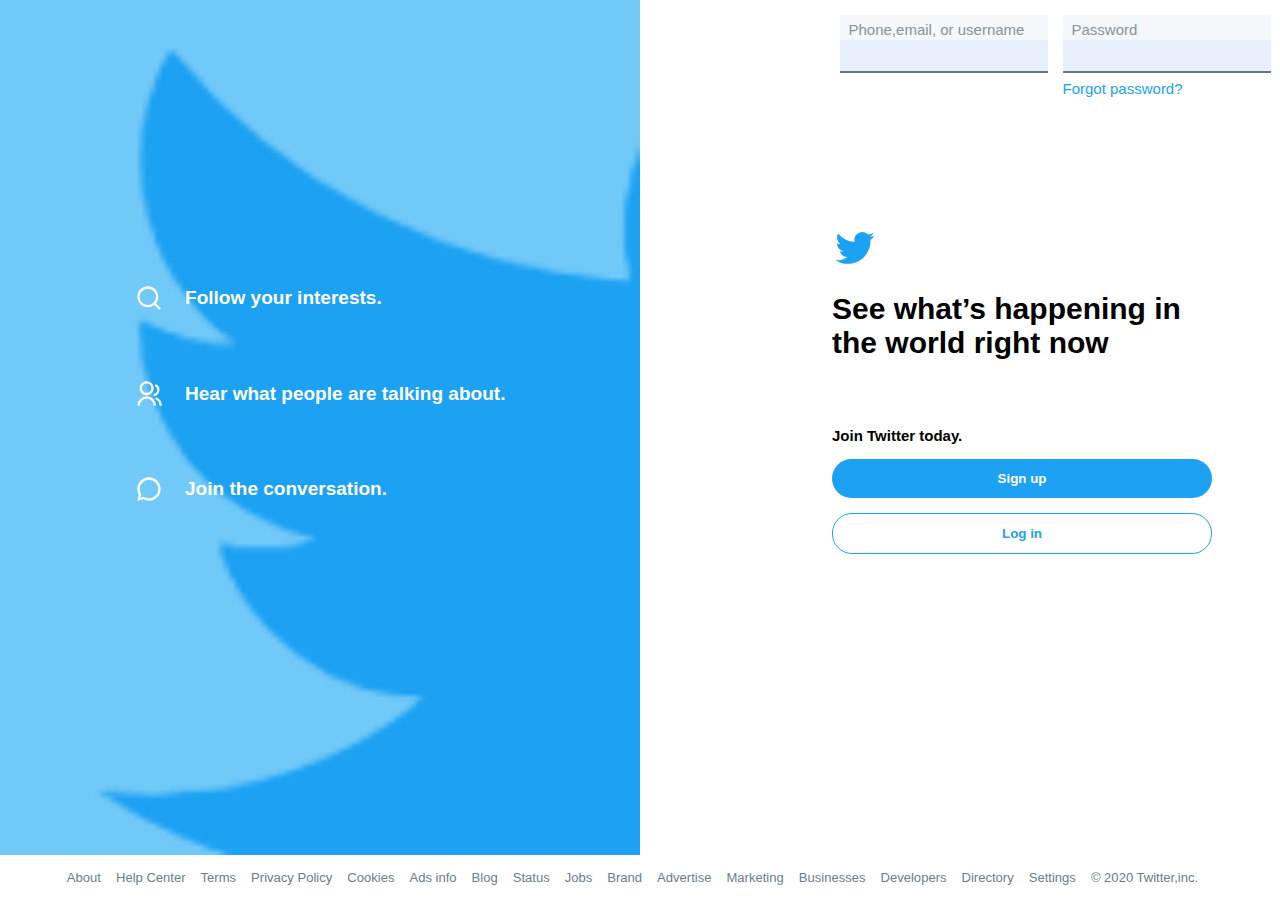
<file: index.html>
<!DOCTYPE html>
<html lang="en">

<head>
    <meta charset="UTF-8">
    <meta name="viewport" content="width=device-width, initial-scale=1.0">
    <title>Twitter landing page</title>
    <link rel="stylesheet" href="css/chirping.css">
</head>

<body>
    <div class="features">
        <div class="feature-list">

            <div class="feature">
                <img src="media/search.svg" alt="search-icon">
                <span class="feature-text">
                    Follow your interests.
                </span>
            </div>

            <div class="feature">
                <img src="media/group.svg" alt="group-icon">
                <span class="feature-text">
                    Hear what people are talking about.
                </span>
            </div>

            <div class="feature">
                <img src="media/comment.svg" alt="comment-icon">
                <span class="feature-text">
                    Join the conversation.
                </span>
            </div>
        </div>

    </div>

    <div class="options">
        <div class="contents">
            <form class="login-form" id="form-element">

                <div class="form-group">

                    <label for="username" id="label">
                        Phone,email, or username
                    </label>
                    <input data-select="input1" type="text" name="user" id="input-field">
                </div>

                <div class="form-group">
                    <div class="password-input">

                        <label for="username" id="label2">
                         Password
                        </label>
                        <input data-select="input2" type="password" name="pass" id="input-field2">

                    </div>
                    <a href="#">Forgot password?</a>

                </div>
                <div class="button-container">

                    <button type="submit" class="login">Log in</button>
                </div>

            </form>

            <div class="signup">
                <div class="quote-logo">

                    <img src="media/twitter-logo.svg" alt="twitter-logo">
                    <p>
                        See what’s happening in the world right now
                    </p>
                </div>

                <div class="signup-login-button">
                    <span>Join Twitter today.</span>
                    <form>
                        <button>Sign up</button>
                        <button>Log in</button>
                    </form>
                </div>

            </div>
        </div>
    </div>

    <footer class="footer">
        <div class="content">

            <a href="#">About</a>
            <a href="#">Help Center</a>
            <a href="#">Terms</a>
            <a href="#">Privacy Policy</a>
            <a href="#">Cookies</a>
            <a href="#">Ads info</a>
            <a href="#">Blog</a>
            <a href="#">Status</a>
            <a href="#">Jobs</a>
            <a href="#">Brand</a>
            <a href="#">Advertise</a>
            <a href="#">Marketing</a>
            <a href="#">Businesses</a>
            <a href="#">Developers</a>
            <a href="#">Directory</a>
            <a href="#">Settings</a>
            <a href="#">&copy; 2020 Twitter,inc. </a>
        </div>

    </footer>

    <script src="chirping.js" defer></script>
</body>

</html>
</file>
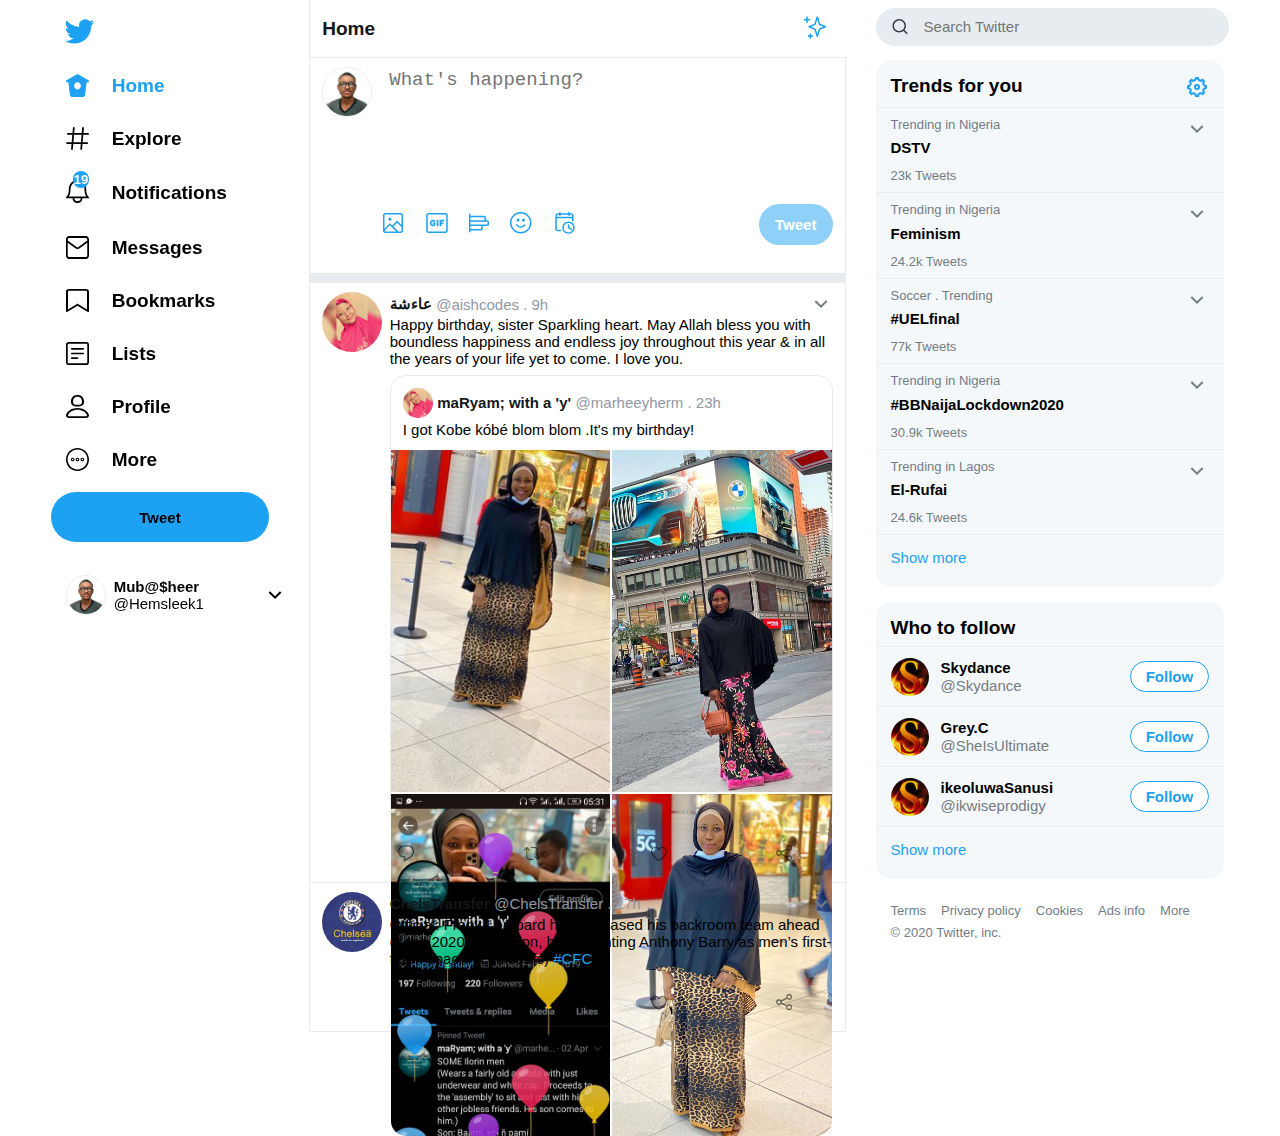
<file: chirping-landingPage.html>
<!DOCTYPE html>
<html lang="en">

<head>
    <meta charset="UTF-8">
    <meta name="viewport" content="width=device-width, initial-scale=1.0">
    <title>Twitter home</title>
    <link rel="stylesheet" href="css/chirping-landingPage.css">
</head>

<body>
    <div class="content">

        <nav class="side-nav">
            <a href="#">
                <img src="media/twitter-logo.svg" alt="twitter-logo">
            </a>
            <a href="#">
                <img src="media/home-filled.svg" alt="Home-icon">
                <span class="home">Home</span>
            </a>
            <a href="#">
                <img src="media/hash.svg" alt="Explore-icon">
                <span>Explore</span>
            </a>
            <a href="#">
                <div class="icon">
                    <span class="badge">19</span>
                    <img src="media/bell.svg" alt="Notify-icon">
                </div>
                <span>Notifications</span>
            </a>
            <a href="#">
                <img src="media/messages.svg" alt="Messages-icon">
                <span>Messages</span>
            </a>
            <a href="#">
                <img src="media/bookmark.svg" alt="Bookmarks-icon">
                <span>Bookmarks</span>
            </a>
            <a href="#">
                <img src="media/list.svg" alt="List-icon">
                <span>Lists</span>
            </a>
            <a href="#">
                <img src="media/profile.svg" alt="Profile-icon">
                <span>Profile</span>
            </a>
            <a href="#">
                <img src="media/more.svg" alt="More-icon">
                <span>More</span>
            </a>
            <button class="tweet">Tweet</button>
            <a href="#">
                <img src="media/profile-pix.png" alt="profile-pix">
                <div class="text">
                    <span class="name">Mub@$heer</span>
                    <span class="username">@Hemsleek1</span>
                </div>
                <span class="spacer flex-grow"></span>
                <img src="media/arrow-down.svg" alt="arrow-down">
            </a>
        </nav>

        <main class="main-content">
            <div class="header flex align-center justify-between">
                <span>Home</span>
                <div class="img-container">
                    <img src="media/star.svg" alt="star-icon">
                </div>
            </div>
            <div class="user-tweet flex">
                <div class="profile-container">

                    <img src="/media/profile-pix.png" alt="profile-pixx">
                </div>
                <div class="tweet-input flex flex-col flex-grow">
                    <textarea class="flex-grow" placeholder="What's happening?"></textarea>
                    <div class="post-tweet-button flex justify-between align-center">
                        <div class="icons flex align-center">
                            <div class="icon">

                                <img src="media/photo.svg" alt="icon">
                            </div>
                            <div class="icon">

                                <img src="media/giff.svg" alt="icon">
                            </div>
                            <div class="icon">

                                <img src="media/bar.svg" alt="icon">
                            </div>
                            <div class="icon">

                                <img src="/media/smiley.svg" alt="icon">
                            </div>
                            <div class="icon">

                                <img src="media/clock.svg" alt="icon">
                            </div>
                        </div>
                        <button>Tweet</button>
                    </div>
                </div>

            </div>
            <div class="friend-post flex">
                <img src="media/friend-img.jpg" alt="friend-img">
                <div class="post-content flex flex-col flex-grow">
                    <div class="name flex align-center justify-between">
                        <span class="friend-name">عاءشة </span>
                        <span class="color-dim">@aishcodes . 9h</span>
                        <span class="spacer flex-grow"></span>
                        <img src="media/arrow-down-trend.svg" alt="arrow-down">
                    </div>
                    <p class="post-text">
                        Happy birthday, sister Sparkling heart. May Allah bless you with boundless happiness and endless joy throughout this year & in all the years of your life yet to come. I love you.
                    </p>
                    <div class="images-wrapper">
                        <div class="image-text">
                            <div class="flex align-center">
                                <img src="media/friend-img.jpg" alt="friend-img">
                                <span class="friend-name">
                                    maRyam; with a 'y'
                                </span>
                                <span class="color-dim">
                                     @marheeyherm . 23h
                                </span>
                            </div>
                            <span>
                                I got Kobe kóbé blom blom .It's my birthday!
                            </span>
                        </div>
                        <div class="images flex-grow grid">

                            <img src="media/image1.jpeg" alt="image1">

                            <img src="media/image2.jpeg" alt="image2">

                            <img src="media/image3.jpeg" alt="image3">

                            <img src="media/image4.jpeg" alt="image4">

                        </div>
                    </div>
                    <div class="actions flex">
                        <span>
                            <img src="media/comments.svg" alt="comment-icon">
                        </span>
                        <span>
                            <img src="media/redo.svg" alt="redo-undo-icon">
                        </span>
                        <span>
                            <img src="media/love.svg" alt="love-icon">
                        </span>
                        <span>
                            <img src="media/share.svg" alt="share-icon">
                        </span>
                    </div>
                </div>

            </div>
            <div class="friend-post flex">
                <img src="media/chelsea.jpg" alt="friend-img">
                <div class="post-content flex flex-col flex-grow">
                    <div class="name flex align-center justify-between">
                        <span class="friend-name">ChelsTransfer </span>
                        <span class="color-dim">@ChelsTransfer . 17h</span>
                        <span class="spacer flex-grow"></span>
                        <img src="media/arrow-down-trend.svg" alt="arrow-down">
                    </div>
                    <p class="post-text">
                        Official: Frank Lampard has increased his backroom team ahead of the 2020/21 season, by appointing Anthony Barry as men’s first-team coach. (chelseafc)<a href="#" class="cfc">   #CFC

                        </a>
                    </p>
                    <div class="actions flex">
                        <span>
                            <img src="media/comments.svg" alt="comment-icon">
                        </span>
                        <span>
                            <img src="media/redo.svg" alt="redo-undo-icon">
                        </span>
                        <span>
                            <img src="media/love.svg" alt="love-icon">
                        </span>
                        <span>
                            <img src="media/share.svg" alt="share-icon">
                        </span>
                    </div>
                </div>

            </div>

        </main>

        <div class="trends-container">
            <div class="search-container">

                <div class="search-box">
                    <img src="media/search-homepage.svg" alt="search-icon">
                    <input class="flex-grow" type="text" placeholder="Search Twitter">
                </div>
            </div>
            <div class="trends">
                <header class="flex">
                    <span>Trends for you</span>
                    <span class="spacer flex-grow"></span>
                    <img src="media/settings.svg" alt="settings-icon">
                </header>
                <a href="#">
                    <div class="texts">

                        <span class="trend-state">
                            Trending in Nigeria
                        </span>
                        <span class="name">DSTV</span>
                        <span class="tweet-count">
                            23k Tweets
                        </span>
                    </div>
                    <img src="media/arrow-down-trend.svg" alt="arrow-down">

                </a>
                <a href="#">
                    <div class="texts">

                        <span class="trend-state">
                            Trending in Nigeria
                        </span>
                        <span class="name">Feminism</span>
                        <span class="tweet-count">
                            24.2k Tweets
                        </span>
                    </div>
                    <img src="media/arrow-down-trend.svg" alt="arrow-down">

                </a>
                <a href="#">
                    <div class="texts">

                        <span class="trend-state">
                            Soccer . Trending
                        </span>
                        <span class="name">#UELfinal</span>
                        <span class="tweet-count">
                            77k Tweets
                        </span>
                    </div>
                    <img src="media/arrow-down-trend.svg" alt="arrow-down">

                </a>
                <a href="#">
                    <div class="texts">

                        <span class="trend-state">
                            Trending in Nigeria
                        </span>
                        <span class="name">#BBNaijaLockdown2020</span>
                        <span class="tweet-count">
                            30.9k Tweets
                        </span>
                    </div>
                    <img src="media/arrow-down-trend.svg" alt="arrow-down">

                </a>
                <a href="#">
                    <div class="texts">

                        <span class="trend-state">
                            Trending in Lagos
                        </span>
                        <span class="name">El-Rufai</span>
                        <span class="tweet-count">
                            24.6k Tweets
                        </span>
                    </div>
                    <img src="media/arrow-down-trend.svg" alt="arrow-down">
                </a>
                <a href="#">
                    <span class="show-more">Show more</span>
                </a>

            </div>
            <div class="follow-suggestions">
                <header>Who to follow</header>
                <div class="option">
                    <div class="user-info">
                        <img src="media/skydance.jpg" alt="profile-pic">
                        <div class="info-text">
                            <a class="name">
                                Skydance
                            </a>
                            <span class="username">
                                @Skydance
                            </span>
                        </div>

                    </div>

                    <button class="follow">
                        Follow
                    </button>
                </div>
                <div class="option">
                    <div class="user-info">
                        <img src="media/skydance.jpg" alt="profile-pic">
                        <div class="info-text">
                            <a class="name">
                                Grey.C
                            </a>
                            <span class="username">
                                @SheIsUltimate
                            </span>
                        </div>

                    </div>

                    <button class="follow">
                        Follow
                    </button>
                </div>
                <div class="option">
                    <div class="user-info">
                        <img src="/media/skydance.jpg" alt="profile-pic">
                        <div class="info-text">
                            <a class="name">
                                ikeoluwaSanusi
                            </a>
                            <span class="username">
                                @ikwiseprodigy
                            </span>
                        </div>

                    </div>

                    <button class="follow">
                        Follow
                    </button>
                </div>
                <div class="option-show">
                    <span class="show-more">Show more</span>
                </div>
            </div>
            <footer class="flex flex-col">
                <div class="links flex align-center">

                    <a href="#">Terms</a>
                    <a href="#">Privacy policy</a>
                    <a href="#">Cookies</a>
                    <a href="#">Ads info</a>
                    <a href="#">More</a>
                </div>
                <span>&copy; 2020 Twitter, inc.</span>
            </footer>
        </div>

    </div>
</body>

</html>
</file>
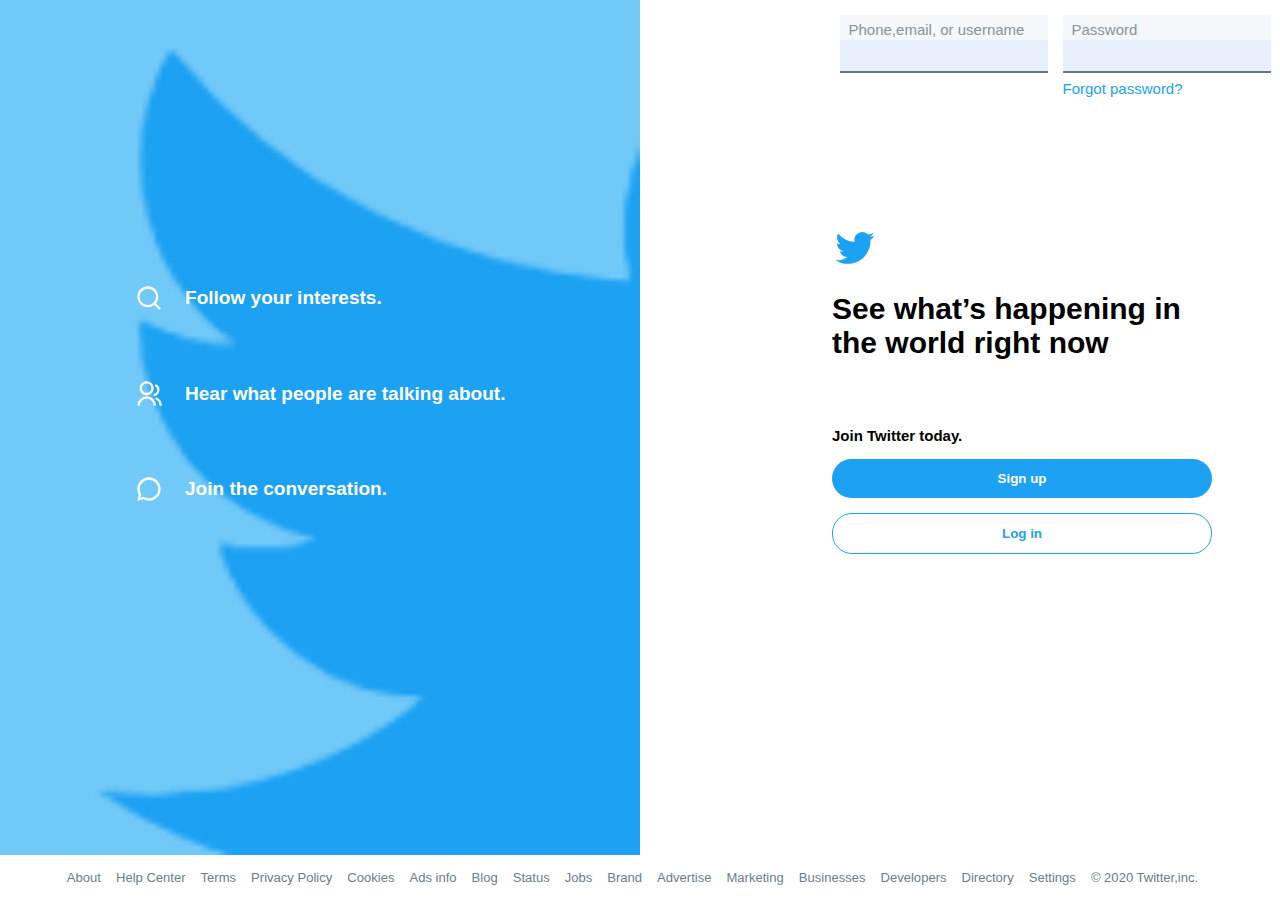
<file: chirping.html>
<!DOCTYPE html>
<html lang="en">
<head>
    <meta charset="UTF-8">
    <meta name="viewport" content="width=device-width, initial-scale=1.0">
    <title>Twitter landing page</title>
    <link rel="stylesheet" href="css/chirping.css">
</head>
<body>
    <div class="features">
        <div class="feature-list">

            <div class="feature">
                <img src="media/search.svg" alt="search-icon">
                <span class="feature-text">
                    Follow your interests.
                </span>
            </div>
            
            <div class="feature">
                <img src="media/group.svg" alt="group-icon">
                <span class="feature-text">
                    Hear what people are talking about.
                </span>
            </div>
            
            <div class="feature">
                <img src="media/comment.svg" alt="comment-icon">
                <span class="feature-text">
                    Join the conversation.
                </span>
            </div>
        </div>

    </div>

    <div class="options">
        <div class="contents">
            <form class="login-form">

                <div class="form-group">
                
                    <label for="username" id="label">
                        Phone,email, or username
                    </label>
                    <input type="text" name="user" id="input-field">        
                </div>

                <div class="form-group">
                    <div class="password-input">

                        <label for="username" id="label2">
                            Password
                        </label>
                        <input type="password"name="pass" id="input-field2">

                    </div>
                    <a href="#">Forgot password?</a>
                                    
                </div>
                <div class="button-container">

                    <button type="submit" class="login">Log in</button>
                </div>
                
            </form>

            <div class="signup">
                <div class="quote-logo">
    
                    <img src="media/twitter-logo.svg" alt="twitter-logo">
                    <p>
                        See what’s happening in the world right now
                    </p>
                </div>
    
                <div class="signup-login-button">
                    <span>Join Twitter today.</span>
                    <form>
                        <button>Sign up</button>
                        <button>Log in</button>
                    </form>
                </div>
    
            </div>
        </div>
    </div>

    <footer class="footer">
        <div class="content">

            <a href="#">About</a>
            <a href="#">Help Center</a>
            <a href="#">Terms</a>
            <a href="#">Privacy Policy</a>
            <a href="#">Cookies</a>
            <a href="#">Ads info</a>
            <a href="#">Blog</a>
            <a href="#">Status</a>
            <a href="#">Jobs</a>
            <a href="#">Brand</a>
            <a href="#">Advertise</a>
            <a href="#">Marketing</a>
            <a href="#">Businesses</a>
            <a href="#">Developers</a>
            <a href="#">Directory</a>
            <a href="#">Settings</a>
            <a href="#">&copy; 2020 Twitter,inc. </a>
        </div>

    </footer>

    <script src="chirping.js" defer></script>
</body>
</html>
</file>
<file: css/chirping.css>
html,
body {
    margin: 0;
    padding: 0;
}

* {
    box-sizing: border-box;
}

:root {
    font-size: 15px;
    font-family: -apple-system, BlinkMacSystemFont, 'Segoe UI', Roboto, Oxygen, Ubuntu, Cantarell, 'Open Sans', 'Helvetica Neue', sans-serif;
    --blue: #1DA1F2;
    --black: #14171A;
}

body {
    height: 100vh;
    max-height: 100%;
    display: grid;
    grid-template: "features options" 1fr "footer footer" 5vh / 1fr 1fr;
    background: #fff;
    width: 100vw;
    max-width: 100%;
}

.features {
    display: flex;
    align-items: center;
    justify-content: center;
    grid-area: features;
    background: #71C9F8;
    color: #fff;
    background-image: url(../media/twitter-fill.png);
    background-repeat: no-repeat;
    background-position: right;
    background-size: 100%;
    background-attachment: fixed;
}

.feature-list .feature {
    display: flex;
    align-items: center;
    margin-bottom: 4.5rem;
    font-size: 1.27rem;
    font-weight: 700;
}

.feature img {
    margin-right: 1.5rem;
    width: 28px;
    height: 28px;
}

.feature span {
    font-size: 1.27rem;
    font-weight: 700;
}

.options {
    grid-area: options;
}

.options .contents {
    width: 70%;
    margin: 0 auto;
    display: flex;
    flex-direction: column;
    padding-left: 6.4rem;
}

.contents .login-form {
    display: flex;
    margin-bottom: 7.5rem;
}

.login-form .form-group {
    display: flex;
    flex-direction: column;
    padding: 1rem .5rem;
    width: 223px;
}

.login-form label {
    background-color: #F5F8FA;
    font-size: 1rem;
    font-weight: 400;
    color: #84939F;
    padding: .4rem 0 .1rem .6rem;
}

.login-form .form-group input {
    outline: none;
    border: none;
    background: #E8F0FE;
    padding: .3rem.6rem;
    font-size: 1.27rem;
    font-weight: 400;
    color: var(--black);
    border-bottom: 2px solid #657786;
}

.form-group input.focus {
    border-bottom: 2px solid var(--blue);
}

.form-group label.caption {
    color: var(--blue);
}

.login-form .form-group a {
    text-decoration: none;
    color: var(--blue);
    margin-top: .5rem;
}

.login-form .form-group a:hover {
    text-decoration: underline;
}

.form-group .password-input {
    display: flex;
    flex-direction: column;
}

.login-form .button-container {
    height: 36px;
    display: flex;
    align-items: flex-end;
    padding-top: 4rem;
    margin-left: .7rem;
}

.login-form .login {
    padding: .7rem 1rem;
    border-radius: 20px;
    border: 1px solid var(--blue);
    background: #fff;
    color: var(--blue);
    font-size: 1rem;
    font-weight: 700;
    cursor: pointer;
}

.login-form .login:hover {
    background: #E8F0FE;
}

.contents .signup {
    display: flex;
    flex-direction: column;
    width: 380px;
}

.signup .quote-logo img {
    width: 46px;
    height: 46px;
}

.signup .quote-logo p {
    font-size: 2rem;
    font-weight: 700;
    margin: 1.2rem 0 4.5rem;
}

.signup-login-button span {
    font-size: 1rem;
    font-weight: 700;
}

.signup form {
    margin-top: 1rem;
    display: flex;
    flex-direction: column;
}

.signup-login-button button {
    margin-bottom: 1rem;
    border-radius: 20px;
    padding: .8rem 0;
    border: 1px solid var(--blue);
    font-weight: 700;
    cursor: pointer;
}

.signup-login-button form button:first-child {
    border: none;
    background-color: var(--blue);
    color: #fff;
}

.signup-login-button form button:hover:first-child {
    background-color: #084b75;
}

.signup-login-button form button:last-child {
    background-color: #fff;
    color: var(--blue);
}

.signup-login-button form button:hover:last-child {
    background-color: #E8F0FE;
}

.footer {
    grid-area: footer;
    display: flex;
    align-items: center;
    justify-content: center;
    width: 100vw;
}

.footer .content {
    display: flex;
    align-items: center;
    justify-content: space-between;
}

.footer a {
    text-decoration: none;
    color: #6B7C8B;
    margin-right: 1rem;
    font-size: .87rem;
    font-weight: 400;
}

.footer a:hover {
    text-decoration: underline;
}
</file>
<file: css/chirping-landingPage.css>
html,
body {
    padding: 0;
    margin: 0;
}

:root {
    font-size: 15px;
    font-family: -apple-system, BlinkMacSystemFont, 'Segoe UI', Roboto, Oxygen, Ubuntu, Cantarell, 'Open Sans', 'Helvetica Neue', sans-serif;
    --blue: #1da1f2;
}

* {
    box-sizing: border-box;
}

body {
    height: 100vh;
    width: 100vw;
    overflow-x: hidden;
}


/* HELPER STYLES START 
======================
*/

.flex {
    display: flex;
}

.grid {
    display: grid;
}

.flex-grow {
    flex-grow: 1;
}

.flex-col {
    flex-direction: column;
}

.flex-wrap {
    flex-wrap: wrap;
}

.flex.align-start {
    align-items: flex-start;
}

.flex.justify-start {
    justify-content: flex-start;
}

.flex.align-center {
    align-items: center;
}

.flex.justify-between {
    justify-content: space-between;
}

.flex.justify-evenly {
    justify-content: space-evenly;
}

.flex.justify-center {
    justify-content: center;
}

.flex.justify-around {
    justify-content: space-around;
}


/* HELPER STYLES END 
======================
*/

.content {
    display: grid;
    grid-template-columns: 20% 1fr 30%;
    grid-template-areas: "side-nav main-content trends";
    column-gap: 1rem;
    margin: 0 auto;
    height: 100%;
    width: 92vw;
}

.side-nav {
    display: flex;
    flex-direction: column;
    padding: .2rem 0;
    grid-area: side-nav;
    position: fixed;
    height: 100%;
    width: 20%;
    overflow-y: auto;
}

.side-nav a {
    display: flex;
    align-items: center;
    text-decoration: none;
    margin-bottom: .8rem;
    padding: .6rem 1rem;
    border-radius: 30px;
    color: black;
    width: max-content;
    padding-right: 1.8rem;
}

.side-nav img[alt="twitter-logo"] {
    width: 35px;
    height: 35px;
}

.side-nav a:first-child {
    width: max-content;
    height: max-content;
    padding: .7rem;
    border-radius: 50%;
    margin-bottom: .4rem;
}

.side-nav a .home {
    color: var(--blue);
}

.side-nav a:not(:last-of-type) span {
    margin-left: 1.5rem;
    font-size: 1.27rem;
    font-weight: 700;
}

.side-nav a:hover {
    color: var(--blue);
    background: #e6f2fa;
}

.side-nav .text {
    margin-left: .4rem;
}

.side-nav .text .name {
    color: black;
    font-weight: 700;
}

.side-nav a:last-of-type {
    justify-content: space-between;
    width: 95%;
    padding-right: .5rem;
    margin-top: 1.6rem;
}

.side-nav a:last-of-type:hover {
    color: black
}

.side-nav .tweet {
    color: black;
    border: none;
    border-radius: 30px;
    outline: none;
    background-color: var(--blue);
    padding: 1.1rem 0;
    width: 85%;
    font-weight: 700;
    font-size: 1rem;
    cursor: pointer;
}

.side-nav .tweet:hover {
    background-color: #107cc0;
    transition: ease-in-out .5s;
}

.side-nav .icon {
    position: relative;
}

.side-nav .icon .badge {
    display: flex;
    align-items: center;
    justify-content: center;
    position: absolute;
    top: -.6rem;
    right: 0;
    width: 1.1rem;
    height: 1.1rem;
    border-radius: 20px;
    color: #fff;
    background: var(--blue);
    font-size: small;
}

.side-nav a img[alt="profile-pix"] {
    width: 40px;
    height: 40px;
    border-radius: 50%;
    border: 1px solid #E6ECF0;
}

.side-nav .text {
    display: flex;
    flex-direction: column;
    margin-left: .5rem;
}

.content .main-content {
    --grey: #E6ECF0;
    --black: #14171a;
    grid-area: main-content;
    border: 1px solid var(--grey);
    border-top: none;
    border-bottom: none;
    margin: 0 1rem 0 .5rem;
}

.main-content .header {
    height: 58px;
    background: #fff;
    cursor: pointer;
    padding: 0 .8rem;
    border-bottom: 1px solid var(--grey);
    position: fixed;
    top: 0;
    width: 42vw;
}

.header span {
    color: var(--black);
    font-weight: 800;
    font-size: 1.27rem;
}

.header .img-container {
    width: max-content;
    height: max-content;
    padding: .5rem .6rem;
    border-radius: 50%;
}

.header .img-container:hover {
    background-color: #e6f2fa;
}

.main-content .user-tweet {
    padding: .6rem .8rem;
    height: 25vh;
    border-bottom: 10px solid #E6ECF0;
    margin-top: 58px;
}

.main-content .user-tweet .profile-container {
    width: 50px;
    height: 50px;
    border-radius: 50%;
    border: 1px solid var(--grey);
    cursor: pointer;
}

.main-content .user-tweet .profile-container img {
    width: 100%;
    height: 100%;
    border-radius: 50%;
}

.main-content .user-tweet .profile-container:hover {
    background: var(--grey);
}

.post-tweet-button .icons .icon {
    cursor: pointer;
    width: fit-content;
    height: fit-content;
    padding: .6rem;
    margin-right: .2rem;
    border-radius: 50%;
}

.icons .icon:hover {
    background: #e6f2fa;
}

.tweet-input textarea {
    resize: none;
    margin-left: 1rem;
    display: flex;
    align-items: center;
    /* padding: 0 1rem; */
    font-weight: 400;
    border: none;
    outline: none;
    font-size: 1.27rem;
    color: #9197A3;
}

.tweet-input .post-tweet-button {
    height: 40%;
    padding: 1rem 0;
}

.post-tweet-button button {
    color: black;
    border: none;
    border-radius: 30px;
    outline: none;
    background-color: #8ED0F8;
    padding: .8rem 0;
    width: 16%;
    color: #fff;
    font-weight: 700;
    font-size: 1rem;
}

.main-content .friend-post {
    padding: .6rem .8rem;
    padding-bottom: 0;
    height: fit-content;
    width: 100%;
    border-bottom: 1px solid var(--grey);
}

.main-content .friend-post:hover {
    background: #F5F8FA;
    cursor: pointer;
}

.friend-post img[alt='friend-img'] {
    width: 60px;
    height: 60px;
    border-radius: 50%;
}

.friend-post .post-content {
    margin-left: 1.2rem;
    height: 100%;
}

.friend-post .post-content {
    margin-left: .5rem;
}

.friend-post .post-content p {
    margin: 0;
    padding: 0;
    margin-bottom: .5rem;
}

.friend-post .friend-name {
    color: #14171a;
    font-weight: 700;
}

.friend-post .color-dim {
    color: #9197A3;
    margin-left: .3rem;
}

.friend-post .images-wrapper {
    flex-grow: 1;
    border-radius: 15px;
    display: flex;
    flex-direction: column;
    border: 1px solid var(--grey);
    height: 50vh;
}

.friend-post .actions {
    padding: .8rem 0;
}

.actions span {
    margin-right: 1.2rem;
    width: 2.2rem;
    height: 2.2rem;
    border-radius: 50%;
    display: flex;
    align-items: center;
    justify-content: center;
}

.friend-post .cfc {
    color: var(--blue);
    text-decoration: none;
}

.friend-post .cfc:hover {
    text-decoration: underline;
}

.actions span+span {
    margin-left: 5rem;
}

.actions span:hover {
    background-color: rgba(203, 220, 224, .5)
}

.friend-post .images-wrapper .image-text {
    padding: .8rem;
}

.images-wrapper .image-text div {
    margin-bottom: .2rem;
}

.friend-post .image-text div img {
    margin-right: .3rem;
    width: 30px;
    height: 30px;
}

.friend-post .images {
    grid-template-columns: repeat(2, 1fr);
    grid-template-rows: repeat(2, 50%);
    grid-gap: .1rem;
}

.friend-post .images img {
    object-fit: cover;
    width: 100%;
    height: 100%;
    object-position: top;
}

.friend-post .images img[alt="image3"] {
    border-bottom-left-radius: 15px;
}

.friend-post .images img[alt="image4"] {
    border-bottom-right-radius: 15px;
}

.content .trends-container {
    grid-area: trends;
    padding: .5rem .3rem .5rem 0;
    --border: .5px solid #E6ECF0;
}

.trends-container .search-container {
    display: flex;
    align-items: center;
    background-color: #fff;
    position: fixed;
    width: 27.6%;
    top: 0;
    padding: .5rem 0;
    z-index: 5;
    margin-bottom: 1rem;
}

.trends-container .search-box {
    background-color: #E6ECF0;
    width: 100%;
    display: flex;
    border-radius: 30px;
    padding: .5rem 1rem;
}

.search-box input {
    border: none;
    font-weight: 400;
    font-size: 1rem;
    margin-left: 1rem;
    color: #14171a;
    padding: .2rem 0;
    background-color: #E6ECF0;
}

.search-box input:focus {
    outline: none;
}

.trends-container .trends {
    border-radius: 15px;
    background-color: #F5F8FA;
    padding: .5rem 0;
    width: 100%;
    margin: 3.5rem 0 1rem;
    border: none;
}

header {
    color: black;
    padding: .5rem 1rem;
    font-weight: 800;
    font-size: 1.27rem;
    border-bottom: var(--border);
}

.trends a:not(:last-of-type) {
    text-decoration: none;
    display: flex;
    align-items: center;
    justify-content: space-between;
    color: #727D86;
    font-weight: 400;
    font-size: .87rem;
    border-bottom: var(--border);
    padding: .6rem 1rem;
}

.trends a .texts {
    display: flex;
    flex-direction: column;
}

.trends a .name {
    color: black;
    margin: .5rem 0 .8rem;
    font-weight: 700;
    font-size: 1rem;
}

.trends a:last-of-type {
    text-decoration: none;
    display: flex;
}

.trends-container .show-more {
    color: var(--blue);
    padding: .6rem 1rem;
    margin: .3rem 0;
}

.trends a img[alt="arrow-down"] {
    align-self: flex-start;
}

.trends a:hover,
.follow-suggestions .option:hover {
    background-color: #E6ECF0;
    cursor: pointer;
}

.trends-container .follow-suggestions {
    border-radius: 15px;
    background-color: #F5F8FA;
    padding: .5rem 0;
    width: 100%;
    margin-bottom: 1rem;
}

.follow-suggestions .option {
    display: flex;
    align-items: center;
    justify-content: space-between;
    color: #727D86;
    font-weight: 400;
    font-size: .87rem;
    border-bottom: var(--border);
    padding: .7rem 1rem;
}

.follow-suggestions .option .user-info {
    display: flex;
    align-items: center;
}

.follow-suggestions .option .info-text {
    display: flex;
    flex-direction: column;
    justify-content: center;
    font-weight: 400;
    font-size: 1rem;
    margin-left: .8rem;
}

.info-text a {
    text-decoration: none;
    color: black;
    font-weight: 700;
    font-size: 1rem;
    margin-bottom: .1rem;
}

.info-text a:hover {
    text-decoration: underline black;
}

.option .follow {
    background: #fff;
    color: var(--blue);
    padding: .4rem 0;
    width: 25%;
    border: 1px solid var(--blue);
    border-radius: 30px;
    outline: none;
    font-weight: 700;
    font-size: 1rem;
}

.option .follow:hover {
    cursor: pointer;
    background: #e0ebf0;
}

.follow-suggestions .option img[alt="profile-pic"] {
    width: 38px;
    height: 38px;
    border-radius: 50%;
}

.follow-suggestions .option-show {
    display: flex;
}

footer {
    padding: .6rem 1rem;
}

footer .links a {
    text-decoration: none;
    margin-right: 1rem;
    color: #727D86;
    font-size: .87rem;
    font-weight: 400;
}

footer .links a:hover {
    text-decoration: underline #727D86;
}

footer span {
    cursor: pointer;
    color: #727D86;
    font-size: .87rem;
    font-weight: 400;
    margin-top: .5rem;
}
</file>
